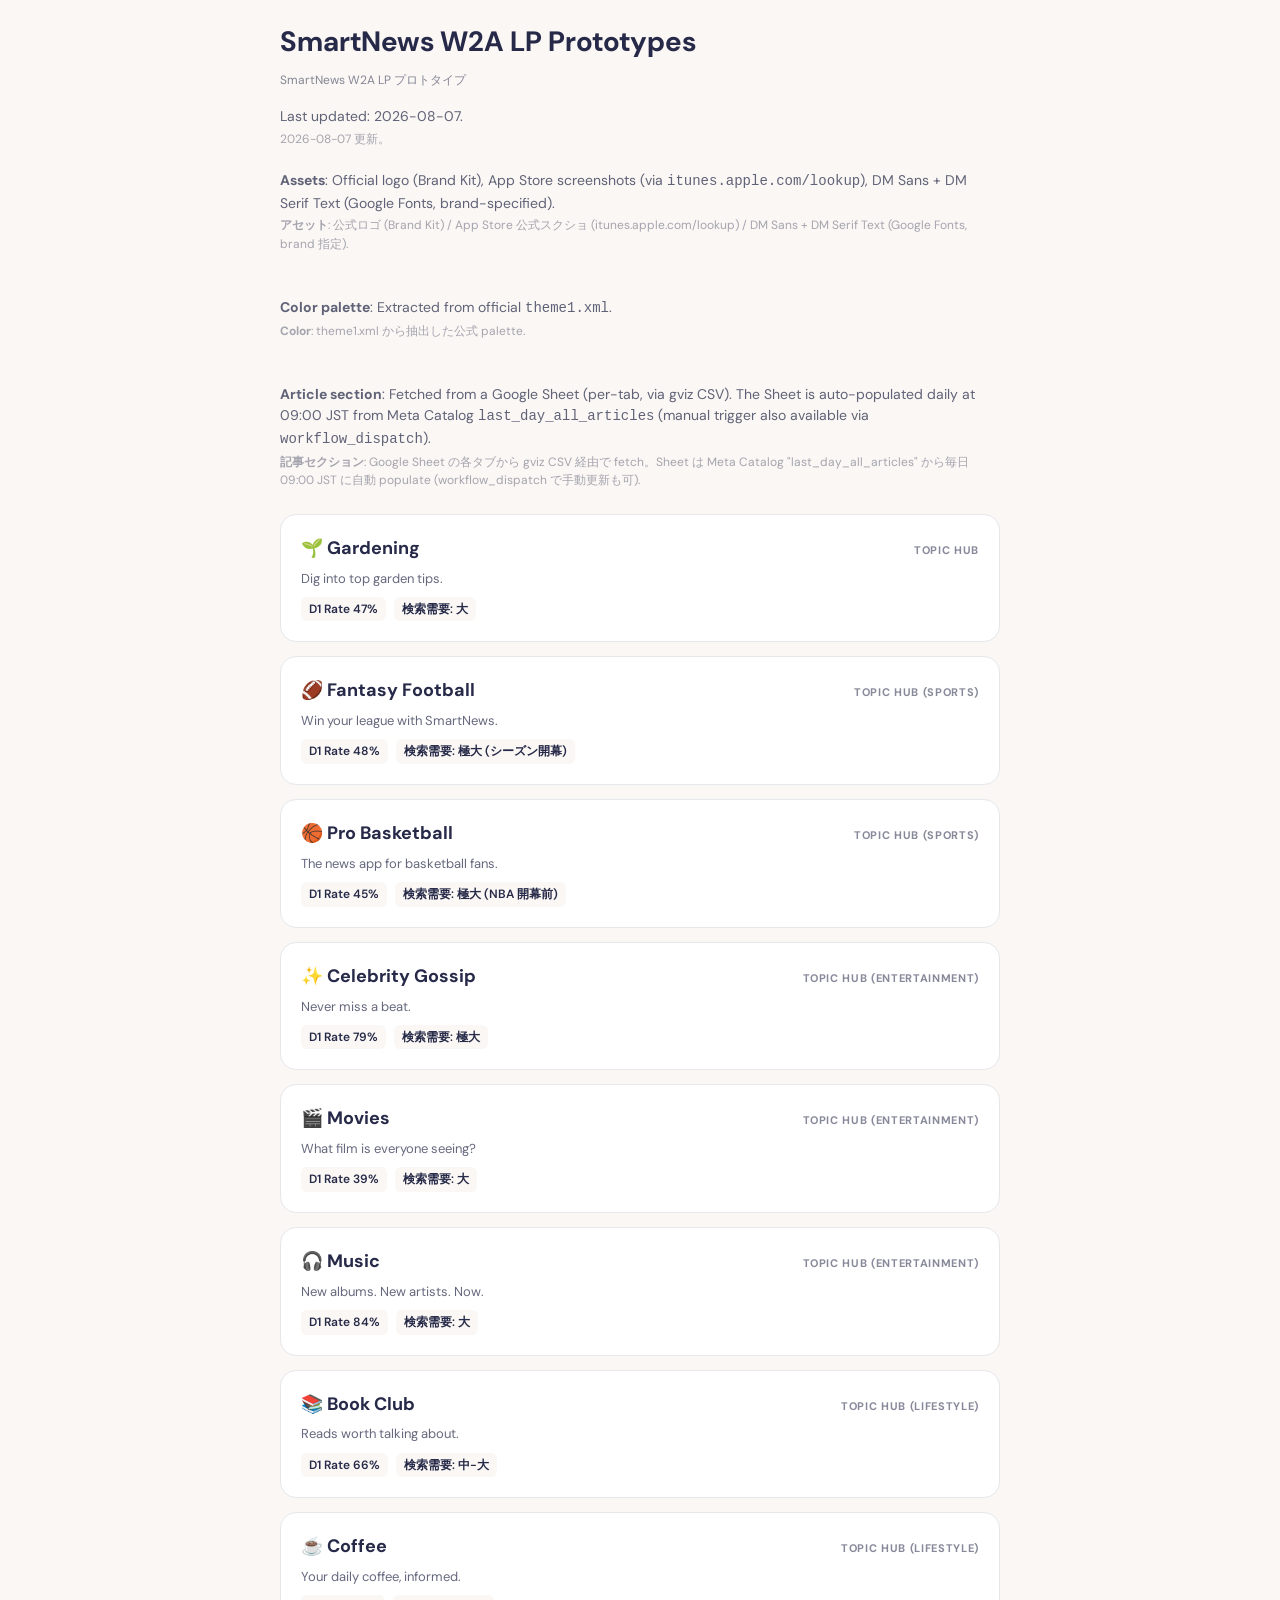
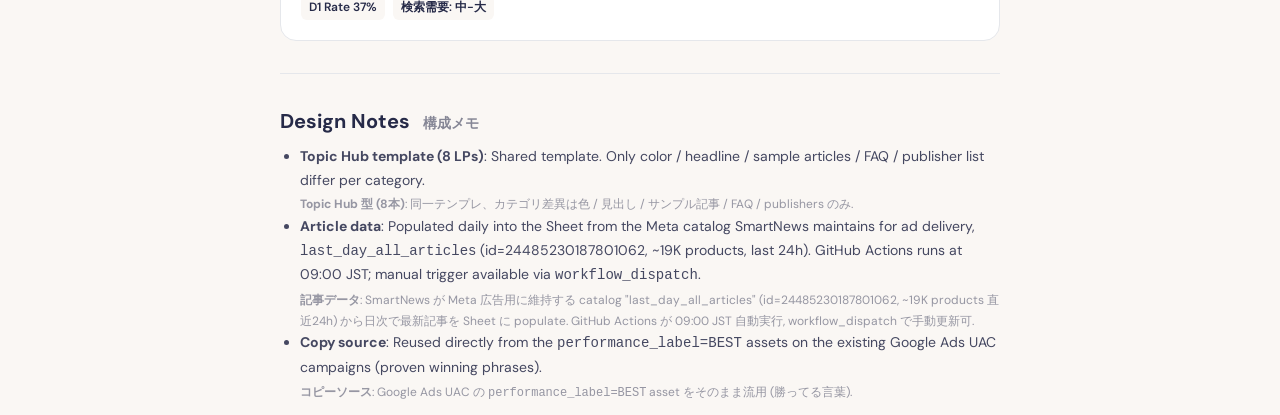
<file: index.html>
<!DOCTYPE html>
<html lang="ja">
<head>
<meta charset="UTF-8">
<meta name="viewport" content="width=device-width, initial-scale=1.0">
<title>SmartNews W2A LP Prototypes — 2026-08-07</title>
<link rel="stylesheet" href="_shared.css">
<style>
  body { padding: 20px; background: var(--sn-surface); }
  .index-wrap { max-width: 720px; margin: 0 auto; }
  h1 { font-size: 28px; margin-bottom: 8px; }
  .intro { color: var(--sn-ink); opacity: 0.72; margin-bottom: 24px; font-size: 14px; }
  .lp-list { display: flex; flex-direction: column; gap: 14px; }
  .lp-item {
    padding: 20px; background: var(--sn-white); border-radius: var(--radius);
    border: 1px solid var(--sn-gray-light); text-decoration: none; color: inherit;
    display: block; transition: all 0.15s ease;
  }
  .lp-item:hover { border-color: var(--sn-ink); transform: translateX(2px); }
  .lp-item .head {
    display: flex; justify-content: space-between; align-items: baseline;
    margin-bottom: 6px;
  }
  .lp-item .head h3 { font-size: 18px; }
  .lp-item .arch {
    font-size: 11px; text-transform: uppercase; letter-spacing: 0.06em;
    color: var(--sn-ink); opacity: 0.55; font-weight: 700;
  }
  .lp-item .meta { font-size: 13px; color: var(--sn-ink); opacity: 0.7; }
  .lp-item .stats {
    display: flex; flex-wrap: wrap; gap: 8px; margin-top: 8px;
    font-size: 12px; color: var(--sn-ink);
  }
  .lp-item .stat {
    padding: 3px 8px; background: var(--sn-surface);
    border-radius: 6px; font-weight: 600;
  }
  .jp { color: var(--sn-ink); opacity: 0.55; font-size: 12px; display: block; margin-top: 2px; }
</style>
</head>
<body>
<div class="index-wrap">
  <h1>SmartNews W2A LP Prototypes</h1>
  <span class="jp">SmartNews W2A LP プロトタイプ</span>
  <p class="intro" style="margin-top: 16px;">
    Last updated: 2026-08-07.<br>
    <span class="jp">2026-08-07 更新。</span>
    <br>
    <b>Assets</b>: Official logo (Brand Kit), App Store screenshots (via <code>itunes.apple.com/lookup</code>), DM Sans + DM Serif Text (Google Fonts, brand-specified).<br>
    <span class="jp"><b>アセット</b>: 公式ロゴ (Brand Kit) / App Store 公式スクショ (itunes.apple.com/lookup) / DM Sans + DM Serif Text (Google Fonts, brand 指定).</span>
    <br><br>
    <b>Color palette</b>: Extracted from official <code>theme1.xml</code>.<br>
    <span class="jp"><b>Color</b>: theme1.xml から抽出した公式 palette.</span>
    <br><br>
    <b>Article section</b>: Fetched from a <a href="https://docs.google.com/spreadsheets/d/1cBwvf7KP2Y6rj0ybszNZ3jQX0uknWMQDzqWqg3QpWKQ/edit">Google Sheet</a> (per-tab, via gviz CSV). The Sheet is auto-populated daily at 09:00 JST from Meta Catalog <code>last_day_all_articles</code> (manual trigger also available via <code>workflow_dispatch</code>).<br>
    <span class="jp"><b>記事セクション</b>: Google Sheet の各タブから gviz CSV 経由で fetch。Sheet は Meta Catalog "last_day_all_articles" から毎日 09:00 JST に自動 populate (workflow_dispatch で手動更新も可).</span>
  </p>

  <div class="lp-list">
    <a class="lp-item" href="gardening.html">
      <div class="head"><h3>🌱 Gardening</h3><span class="arch">Topic Hub</span></div>
      <div class="meta">Dig into top garden tips.</div>
      <div class="stats"><span class="stat">D1 Rate 47%</span><span class="stat">検索需要: 大</span></div>
    </a>

    <a class="lp-item" href="fantasy-football.html">
      <div class="head"><h3>🏈 Fantasy Football</h3><span class="arch">Topic Hub (sports)</span></div>
      <div class="meta">Win your league with SmartNews.</div>
      <div class="stats"><span class="stat">D1 Rate 48%</span><span class="stat">検索需要: 極大 (シーズン開幕)</span></div>
    </a>

    <a class="lp-item" href="pro-basketball.html">
      <div class="head"><h3>🏀 Pro Basketball</h3><span class="arch">Topic Hub (sports)</span></div>
      <div class="meta">The news app for basketball fans.</div>
      <div class="stats"><span class="stat">D1 Rate 45%</span><span class="stat">検索需要: 極大 (NBA 開幕前)</span></div>
    </a>

    <a class="lp-item" href="celebrity-gossip.html">
      <div class="head"><h3>✨ Celebrity Gossip</h3><span class="arch">Topic Hub (entertainment)</span></div>
      <div class="meta">Never miss a beat.</div>
      <div class="stats"><span class="stat">D1 Rate 79%</span><span class="stat">検索需要: 極大</span></div>
    </a>

    <a class="lp-item" href="movies.html">
      <div class="head"><h3>🎬 Movies</h3><span class="arch">Topic Hub (entertainment)</span></div>
      <div class="meta">What film is everyone seeing?</div>
      <div class="stats"><span class="stat">D1 Rate 39%</span><span class="stat">検索需要: 大</span></div>
    </a>

    <a class="lp-item" href="music.html">
      <div class="head"><h3>🎧 Music</h3><span class="arch">Topic Hub (entertainment)</span></div>
      <div class="meta">New albums. New artists. Now.</div>
      <div class="stats"><span class="stat">D1 Rate 84%</span><span class="stat">検索需要: 大</span></div>
    </a>

    <a class="lp-item" href="book-club.html">
      <div class="head"><h3>📚 Book Club</h3><span class="arch">Topic Hub (lifestyle)</span></div>
      <div class="meta">Reads worth talking about.</div>
      <div class="stats"><span class="stat">D1 Rate 66%</span><span class="stat">検索需要: 中-大</span></div>
    </a>

    <a class="lp-item" href="coffee.html">
      <div class="head"><h3>☕ Coffee</h3><span class="arch">Topic Hub (lifestyle)</span></div>
      <div class="meta">Your daily coffee, informed.</div>
      <div class="stats"><span class="stat">D1 Rate 37%</span><span class="stat">検索需要: 中-大</span></div>
    </a>
  </div>

  <hr style="margin: 32px 0; border: none; border-top: 1px solid var(--sn-gray-light);">

  <h2 style="font-size: 20px; margin-bottom: 8px;">Design Notes <span class="jp" style="display:inline; font-size:14px; margin-left:8px;">構成メモ</span></h2>
  <ul style="padding-left: 20px; color: var(--sn-ink); opacity: 0.85; font-size: 14px; line-height: 1.7;">
    <li>
      <b>Topic Hub template (8 LPs)</b>: Shared template. Only color / headline / sample articles / FAQ / publisher list differ per category.
      <span class="jp"><b>Topic Hub 型 (8本)</b>: 同一テンプレ、カテゴリ差異は色 / 見出し / サンプル記事 / FAQ / publishers のみ.</span>
    </li>
    <li>
      <b>Article data</b>: Populated daily into the Sheet from the Meta catalog SmartNews maintains for ad delivery, <code>last_day_all_articles</code> (id=24485230187801062, ~19K products, last 24h). GitHub Actions runs at 09:00 JST; manual trigger available via <code>workflow_dispatch</code>.
      <span class="jp"><b>記事データ</b>: SmartNews が Meta 広告用に維持する catalog "last_day_all_articles" (id=24485230187801062, ~19K products 直近24h) から日次で最新記事を Sheet に populate. GitHub Actions が 09:00 JST 自動実行, workflow_dispatch で手動更新可.</span>
    </li>
    <li>
      <b>Copy source</b>: Reused directly from the <code>performance_label=BEST</code> assets on the existing Google Ads UAC campaigns (proven winning phrases).
      <span class="jp"><b>コピーソース</b>: Google Ads UAC の <code>performance_label=BEST</code> asset をそのまま流用 (勝ってる言葉).</span>
    </li>
  </ul>
</div>
</body>
</html>
</file>
<file: _shared.css>
/* SmartNews W2A LP — brand-aligned design tokens
   Source: SN Brand Guidelines [External] (Oct 2024)
   - Primary type: DM Serif Text (headers) + DM Sans (body/subheader/CTA)
   - Color palette: theme1.xml から抽出した公式色 */
@import url('https://fonts.googleapis.com/css2?family=DM+Sans:ital,wght@0,400;0,500;0,700;1,400&family=DM+Serif+Text:ital@0;1&display=swap');

:root {
  /* Brand primary */
  --sn-ink:        #262A48;   /* dark primary (headers, body text) */
  --sn-white:      #FFFFFF;
  --sn-surface:    #FAF7F4;   /* warm off-white bg */
  --sn-red:        #FD4749;   /* SmartNews accent red */
  /* Brand accents */
  --sn-blue:       #329FE7;
  --sn-mint:       #00CC8B;
  --sn-orange:     #FB9200;
  --sn-peach:      #FEDEB2;
  --sn-mint-lt:    #BCEFD8;
  --sn-blue-lt:    #BAE5F3;
  --sn-teal:       #0097A7;
  /* Neutrals */
  --sn-gray:       #6B7280;
  --sn-gray-light: #E5E7EB;
  --star-gold:     #F5A623;
  --shadow-sm: 0 1px 2px rgba(38,42,72,0.05);
  --shadow-md: 0 4px 12px rgba(38,42,72,0.08);
  --shadow-lg: 0 12px 32px rgba(38,42,72,0.10);
  --radius: 16px;      /* SmartNews rounded article card 精神を継承 */
  --radius-lg: 24px;
}
* { box-sizing: border-box; margin: 0; padding: 0; }
html { -webkit-text-size-adjust: 100%; }
body {
  font-family: "DM Sans", -apple-system, BlinkMacSystemFont, "Helvetica Neue", sans-serif;
  color: var(--sn-ink);
  background: var(--sn-surface);
  line-height: 1.55;
  font-size: 16px;
  font-weight: 400;
}
img { max-width: 100%; display: block; }
a { color: inherit; text-decoration: none; }
button { font-family: inherit; cursor: pointer; border: none; background: none; }

.wrap { max-width: 720px; margin: 0 auto; background: var(--sn-white); min-height: 100vh; }
.nav {
  display: flex; justify-content: space-between; align-items: center;
  padding: 14px 20px; border-bottom: 1px solid var(--sn-gray-light);
  position: sticky; top: 0; background: rgba(255,255,255,0.96);
  backdrop-filter: blur(10px); z-index: 10;
}
.logo-row { display: flex; align-items: center; }
.logo-row img { height: 24px; width: auto; }
.nav-cta {
  padding: 8px 14px; background: var(--sn-ink); color: var(--sn-white);
  border-radius: 999px; font-weight: 500; font-size: 14px;
  font-family: "DM Sans", sans-serif;
}

.hero { padding: 44px 24px 36px; text-align: center; }
.hero .badge {
  display: inline-block; padding: 6px 14px; background: rgba(38,42,72,0.06);
  border-radius: 999px; font-size: 12px; font-weight: 500; letter-spacing: 0.04em;
  text-transform: uppercase; margin-bottom: 20px; color: var(--sn-ink);
}
.hero h1 {
  font-family: "DM Serif Text", Georgia, serif;
  font-size: 38px; line-height: 1.12; letter-spacing: -0.01em;
  font-weight: 400; margin-bottom: 16px; color: var(--sn-ink);
}
.hero .sub {
  font-size: 17px; color: var(--sn-ink); opacity: 0.72;
  max-width: 480px; margin: 0 auto 28px;
}

/* App Store marketing screenshot は完成デザインなので、そのまま角丸+シャドウで魅せる */
.phone-frame {
  position: relative; width: 260px; margin: 24px auto 0;
  border-radius: 28px; overflow: hidden;
  box-shadow: 0 24px 60px rgba(38,42,72,0.15), 0 8px 20px rgba(38,42,72,0.08);
}
.phone-frame img { display: block; width: 100%; }
.phone-showcase {
  padding: 44px 24px; background: var(--sn-surface); text-align: center;
}
.phone-showcase h2 {
  font-family: "DM Serif Text", Georgia, serif;
  font-weight: 400; font-size: 24px; margin-bottom: 4px; letter-spacing: -0.01em;
}
.phone-showcase .caption {
  color: var(--sn-ink); opacity: 0.6; font-size: 14px; margin-top: 20px;
}

.cta-row { display: flex; gap: 10px; justify-content: center; flex-wrap: wrap; }
.store-btn {
  display: inline-flex; align-items: center; gap: 8px;
  padding: 13px 20px; background: var(--sn-ink); color: var(--sn-white);
  border-radius: 999px; font-weight: 500; font-size: 15px;
  box-shadow: var(--shadow-sm);
  font-family: "DM Sans", sans-serif;
}
.store-btn .icon { width: 20px; height: 20px; }
.rating-row {
  display: flex; gap: 20px; justify-content: center; margin-top: 22px;
  font-size: 13px; color: var(--sn-ink); opacity: 0.72;
}
.rating-row .stars { color: var(--star-gold); letter-spacing: 2px; }

.section { padding: 44px 24px; }
.section h2 {
  font-family: "DM Serif Text", Georgia, serif;
  font-size: 26px; font-weight: 400; letter-spacing: -0.01em; margin-bottom: 6px;
}
.section .kicker {
  font-size: 12px; color: var(--sn-ink); opacity: 0.55;
  text-transform: uppercase; letter-spacing: 0.06em; font-weight: 500; margin-bottom: 8px;
}
.section .lead { color: var(--sn-ink); opacity: 0.72; margin-bottom: 24px; font-size: 15px; }

.article-list { display: flex; flex-direction: column; gap: 12px; }
.article {
  display: flex; gap: 14px; padding: 16px; background: var(--sn-surface);
  border-radius: var(--radius);       /* rounded card = brand core motif */
  transition: transform 0.15s ease, box-shadow 0.15s ease;
}
.article:hover { transform: translateY(-2px); box-shadow: var(--shadow-md); }
.article .thumb {
  width: 88px; height: 88px; border-radius: 12px; flex-shrink: 0;
  background: linear-gradient(135deg, var(--topic-primary, #888), var(--topic-secondary, #444));
  display: flex; align-items: center; justify-content: center;
  font-size: 30px; color: var(--sn-white);
}
.article .thumb.has-image {
  background-size: cover; background-position: center; background-repeat: no-repeat;
  background-color: var(--sn-surface);
  color: transparent;
}
.article .body { flex: 1; min-width: 0; }
.article .src {
  font-size: 11px; color: var(--sn-ink); opacity: 0.55;
  text-transform: uppercase; letter-spacing: 0.05em; font-weight: 500; margin-bottom: 4px;
}
.article .title { font-size: 15px; font-weight: 500; line-height: 1.35; margin-bottom: 6px; }
.article .meta { font-size: 12px; color: var(--sn-ink); opacity: 0.55; }

.value-grid { display: grid; grid-template-columns: 1fr; gap: 12px; }
.value-card {
  padding: 22px; background: var(--sn-surface); border-radius: var(--radius);
}
.value-card .icon { font-size: 26px; margin-bottom: 12px; }
.value-card h3 {
  font-size: 17px; font-weight: 500; margin-bottom: 6px;
  font-family: "DM Sans", sans-serif;
}
.value-card p { color: var(--sn-ink); opacity: 0.72; font-size: 14px; }

.publishers {
  display: flex; flex-wrap: wrap; gap: 10px 12px; padding: 22px;
  background: var(--sn-surface); border-radius: var(--radius);
  align-items: center; justify-content: center;
}
.publisher {
  padding: 8px 14px; background: var(--sn-white); border: 1px solid var(--sn-gray-light);
  border-radius: 999px;    /* round pill = brand moment */
  font-size: 13px; font-weight: 500; color: var(--sn-ink);
}

.faq-item { padding: 18px 0; border-bottom: 1px solid var(--sn-gray-light); }
.faq-item:last-child { border-bottom: none; }
.faq-q { font-weight: 500; font-size: 16px; margin-bottom: 6px; }
.faq-a { color: var(--sn-ink); opacity: 0.72; font-size: 14px; }

.cta-block {
  background: var(--topic-primary, var(--sn-ink)); color: var(--sn-white);
  padding: 44px 24px; text-align: center; border-radius: var(--radius-lg);
  margin: 24px;
}
.cta-block h2 {
  font-family: "DM Serif Text", Georgia, serif;
  font-weight: 400; color: var(--sn-white); font-size: 30px; margin-bottom: 12px;
  letter-spacing: -0.01em;
}
.cta-block p { color: rgba(255,255,255,0.85); margin-bottom: 22px; }
.cta-block .store-btn { background: var(--sn-white); color: var(--sn-ink); }

.footer {
  padding: 24px; text-align: center; font-size: 12px;
  color: var(--sn-ink); opacity: 0.55;
  border-top: 1px solid var(--sn-gray-light);
}
.footer a { text-decoration: underline; }

@media (min-width: 720px) {
  .hero h1 { font-size: 48px; }
  .section h2 { font-size: 30px; }
  .phone-frame { width: 300px; }
  .value-grid { grid-template-columns: repeat(3, 1fr); }
}
</file>
